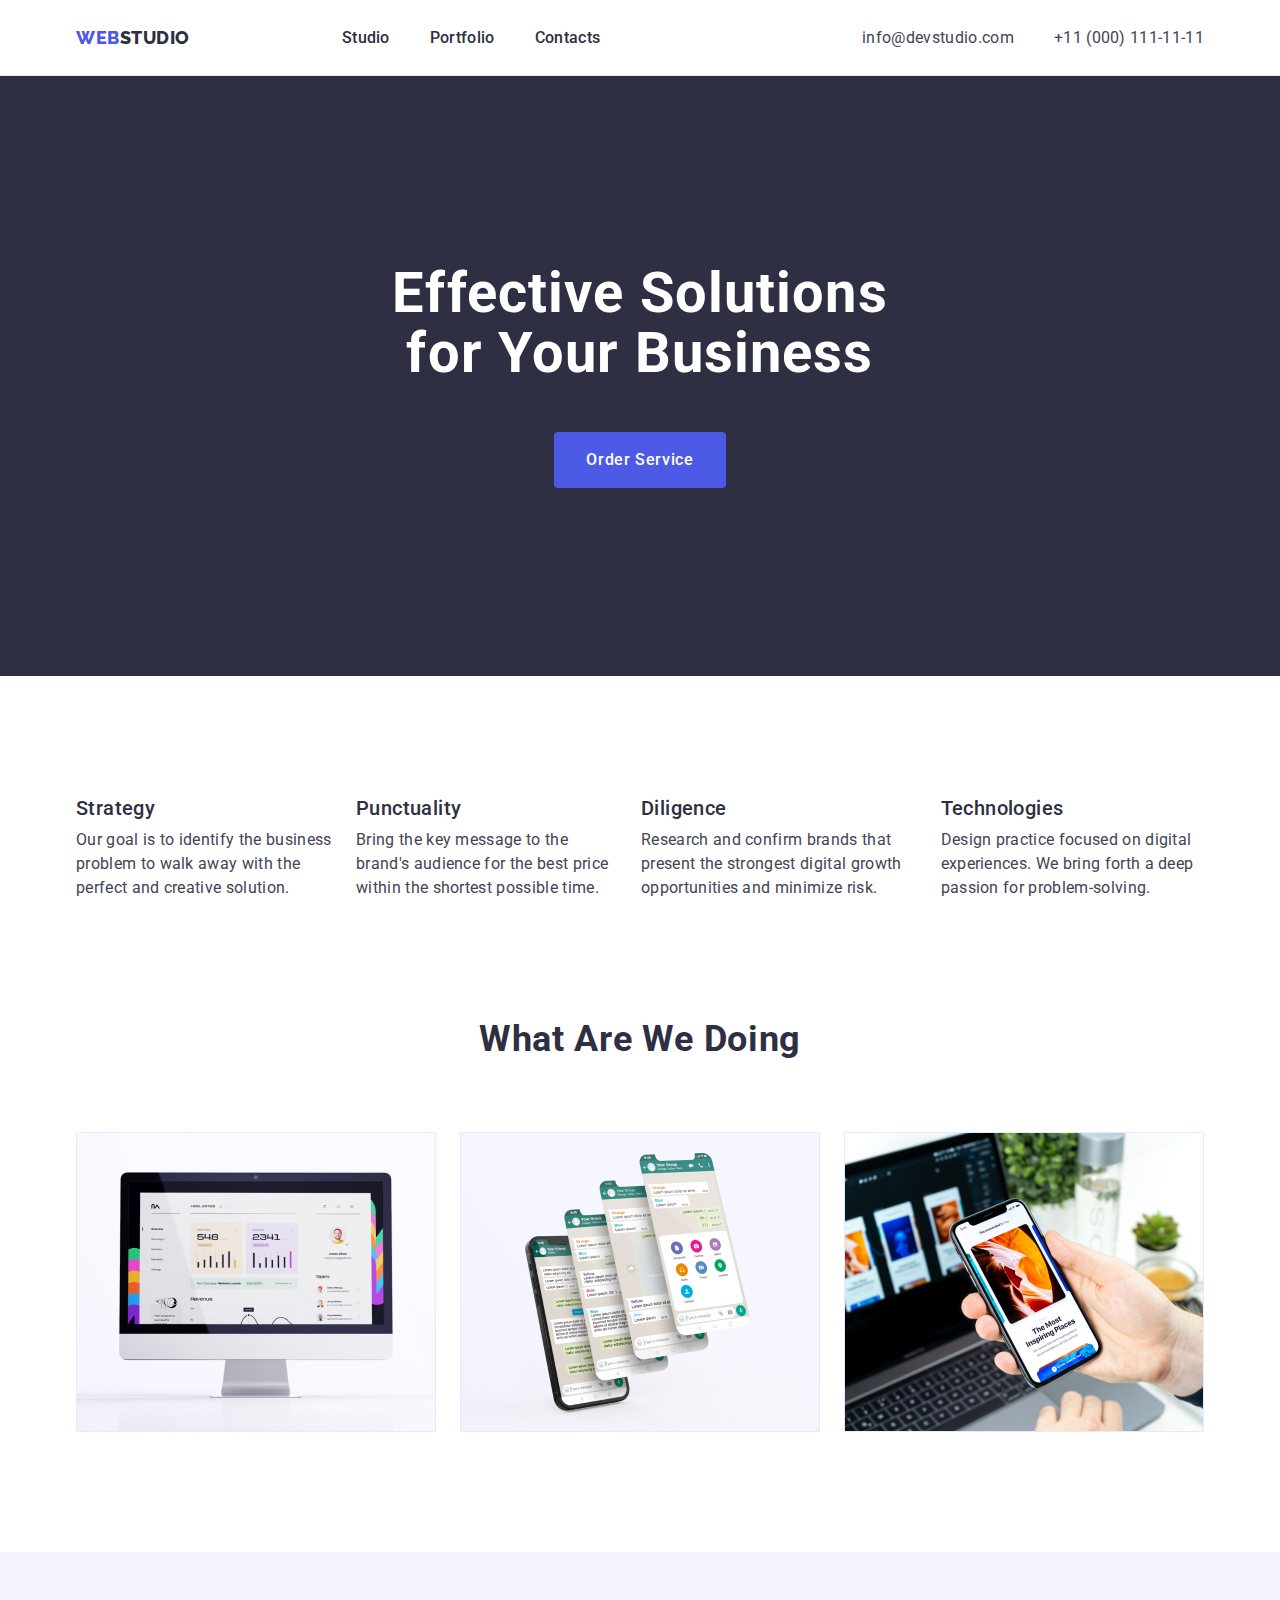
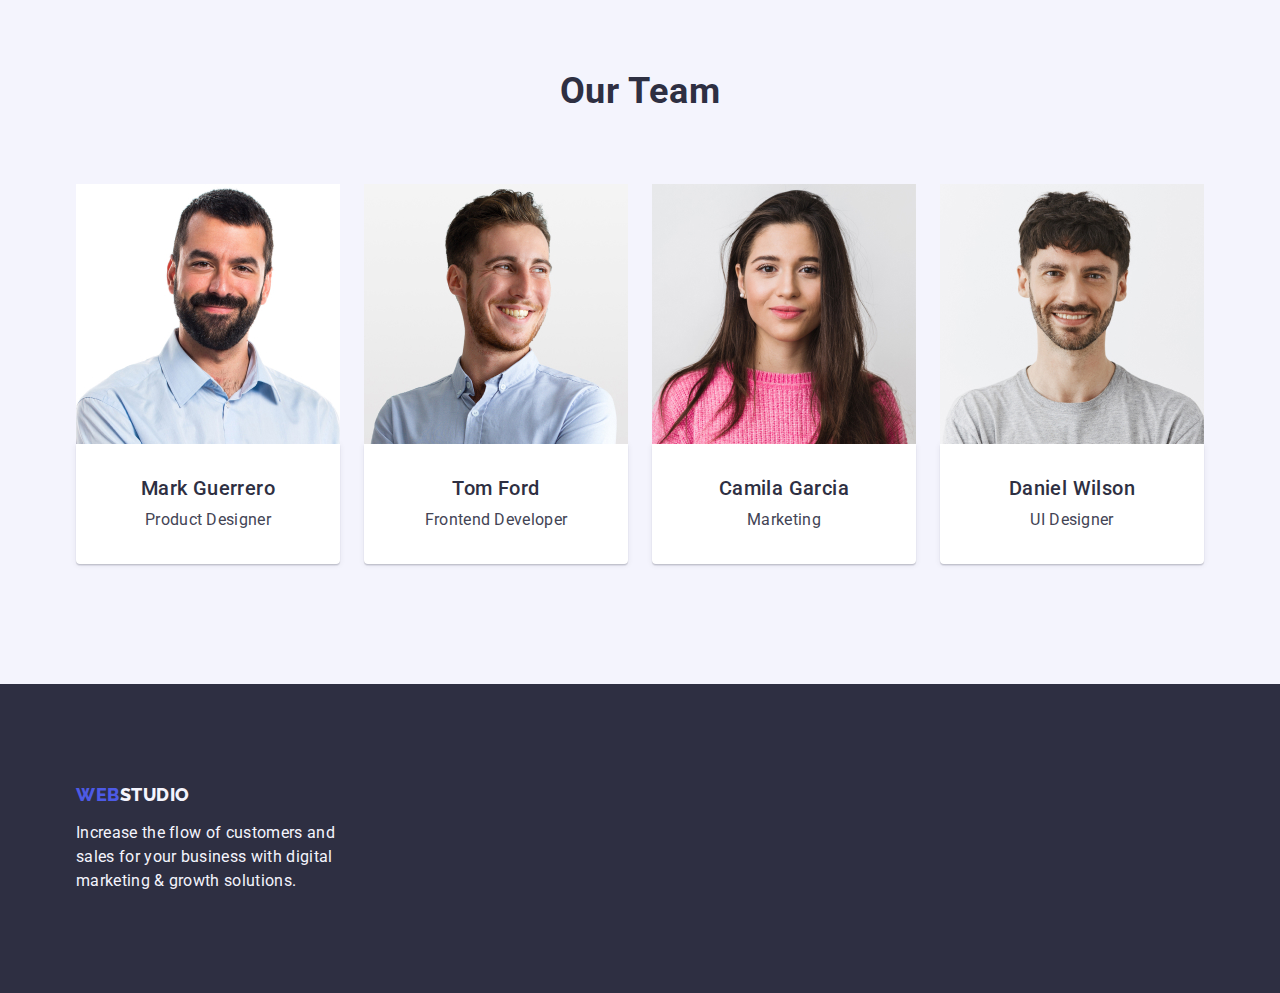
<file: index.html>
<!DOCTYPE html>
<html lang="en">
  <head>
    <meta charset="UTF-8" />
    <meta http-equiv="X-UA-Compatible" content="IE=edge" />
    <meta name="viewport" content="width=device-width, initial-scale=1.0" />
    <link rel="preconnect" href="https://fonts.gstatic.com" />
    <title>WebStudio</title>
    <link rel="preconnect" href="https://fonts.googleapis.com" />
    <link rel="preconnect" href="https://fonts.gstatic.com" crossorigin />
    <link
      href="https://fonts.googleapis.com/css2?family=Raleway:wght@800&family=Roboto:wght@400;500;700;900&display=swap"
      rel="stylesheet"
    />
    <link
      rel="stylesheet"
      href="https://cdnjs.cloudflare.com/ajax/libs/modern-normalize/1.1.0/modern-normalize.min.css"
    />
    <link rel="stylesheet" href="./css/styles.css" />
  </head>

  <body>
    <header class="page-header">
      <div class="container page-header-container">
        <nav class="page-navigation">
          <a class="logo link" href="./index.html"
            >Web<span class="accent">Studio</span></a
          >
          <ul class="menu list">
            <li class="menu-item">
              <a class="menu-link link" href="./index.html">Studio</a>
            </li>
            <li class="menu-item">
              <a class="menu-link link" href="./portfolio.html">Portfolio</a>
            </li>
            <li class="menu-item">
              <a class="menu-link link" href="">Contacts</a>
            </li>
          </ul>
        </nav>
        <address class="address-style">
          <ul class="list contacts-flex">
            <li class="address-item">
              <a class="contacts-style link" href="mailto:info@devstudio.com"
                >info@devstudio.com</a
              >
            </li>
            <li class="address-item">
              <a class="contacts-style link" href="tel:+110001111111"
                >+11 (000) 111-11-11</a
              >
            </li>
          </ul>
        </address>
      </div>
    </header>
    <main>
      <section class="back-color-hero container-hero">
        <div class="container">
          <h1 class="hero-title">
            Effective Solutions <br />
            for Your Business
          </h1>
          <button class="modal-open-btn" type="button">Order Service</button>
        </div>
      </section>

      <section class="section-benefits">
        <!-- Прихований заголовок -->
        <div class="container">
          <h2 class="titles-sections visually-hidden">our benefits</h2>
          <ul class="list list-benefits">
            <li class="ben-list">
              <h3 class="titles-sections">Strategy</h3>
              <p class="section-description">
                Our goal is to identify the business problem to walk away with
                the perfect and creative solution.
              </p>
            </li>
            <li class="ben-list">
              <h3 class="titles-sections">Punctuality</h3>
              <p class="section-description">
                Bring the key message to the brand's audience for the best price
                within the shortest possible time.
              </p>
            </li>
            <li class="ben-list">
              <h3 class="titles-sections">Diligence</h3>
              <p class="section-description">
                Research and confirm brands that present the strongest digital
                growth opportunities and minimize risk.
              </p>
            </li>
            <li class="ben-list">
              <h3 class="titles-sections">Technologies</h3>
              <p class="section-description">
                Design practice focused on digital experiences. We bring forth a
                deep passion for problem-solving.
              </p>
            </li>
          </ul>
        </div>
      </section>

      <section class="section we-doing-section">
        <div class="container">
          <h2 class="about-us">What are we doing</h2>
          <ul class="list list-what">
            <li class="doing-item">
              <img
                src="./images/photothree.jpg"
                alt="monitor"
                width="360"
                height="300"
              />
            </li>

            <li class="doing-item">
              <img
                src="./images/phohtoone.jpg"
                alt="smartphone"
                width="360"
                height="300"
              />
            </li>

            <li class="doing-item">
              <img
                src="./images/phototwo.jpg"
                alt="smartphone in hand"
                width="360"
                height="300"
              />
            </li>
          </ul>
        </div>
      </section>

      <section class="back-color-team">
        <div class="container">
          <h2 class="about-us">Our Team</h2>
          <ul class="list list-team">
            <li class="team-list">
              <img
                src="./images/mark-guerrero.jpg"
                alt="Product Designer"
                width="264"
                height="260"
              />
              <div class="team-text-content">
                <h3 class="titles-sections">Mark Guerrero</h3>
                <p class="section-description">Product Designer</p>
              </div>
            </li>
            <li class="team-list">
              <img
                src="./images/tom-ford.jpg"
                alt="Frontend Developer"
                width="264"
                height="260"
              />
              <div class="team-text-content">
                <h3 class="titles-sections">Tom Ford</h3>
                <p class="section-description">Frontend Developer</p>
              </div>
            </li>
            <li class="team-list">
              <img
                src="./images/camila-garcia.jpg"
                alt="Marketing"
                width="264"
                height="260"
              />
              <div class="team-text-content">
                <h3 class="titles-sections">Camila Garcia</h3>
                <p class="section-description">Marketing</p>
              </div>
            </li>
            <li class="team-list">
              <img
                src="./images/daniel-wilson.jpg"
                alt="UI Designer"
                width="264"
                height="260"
              />
              <div class="team-text-content">
                <h3 class="titles-sections">Daniel Wilson</h3>
                <p class="section-description">UI Designer</p>
              </div>
            </li>
          </ul>
        </div>
      </section>
    </main>
    <footer class="back-color-footer page-footer">
      <div class="container">
        <a class="logo link futer-logo" href="./index.html"
          >Web<span class="accent-footer">Studio</span>
        </a>

        <p class="footers-text">
          Increase the flow of customers and sales for your business with
          digital marketing & growth solutions.
        </p>
      </div>
    </footer>
  </body>
</html>
</file>
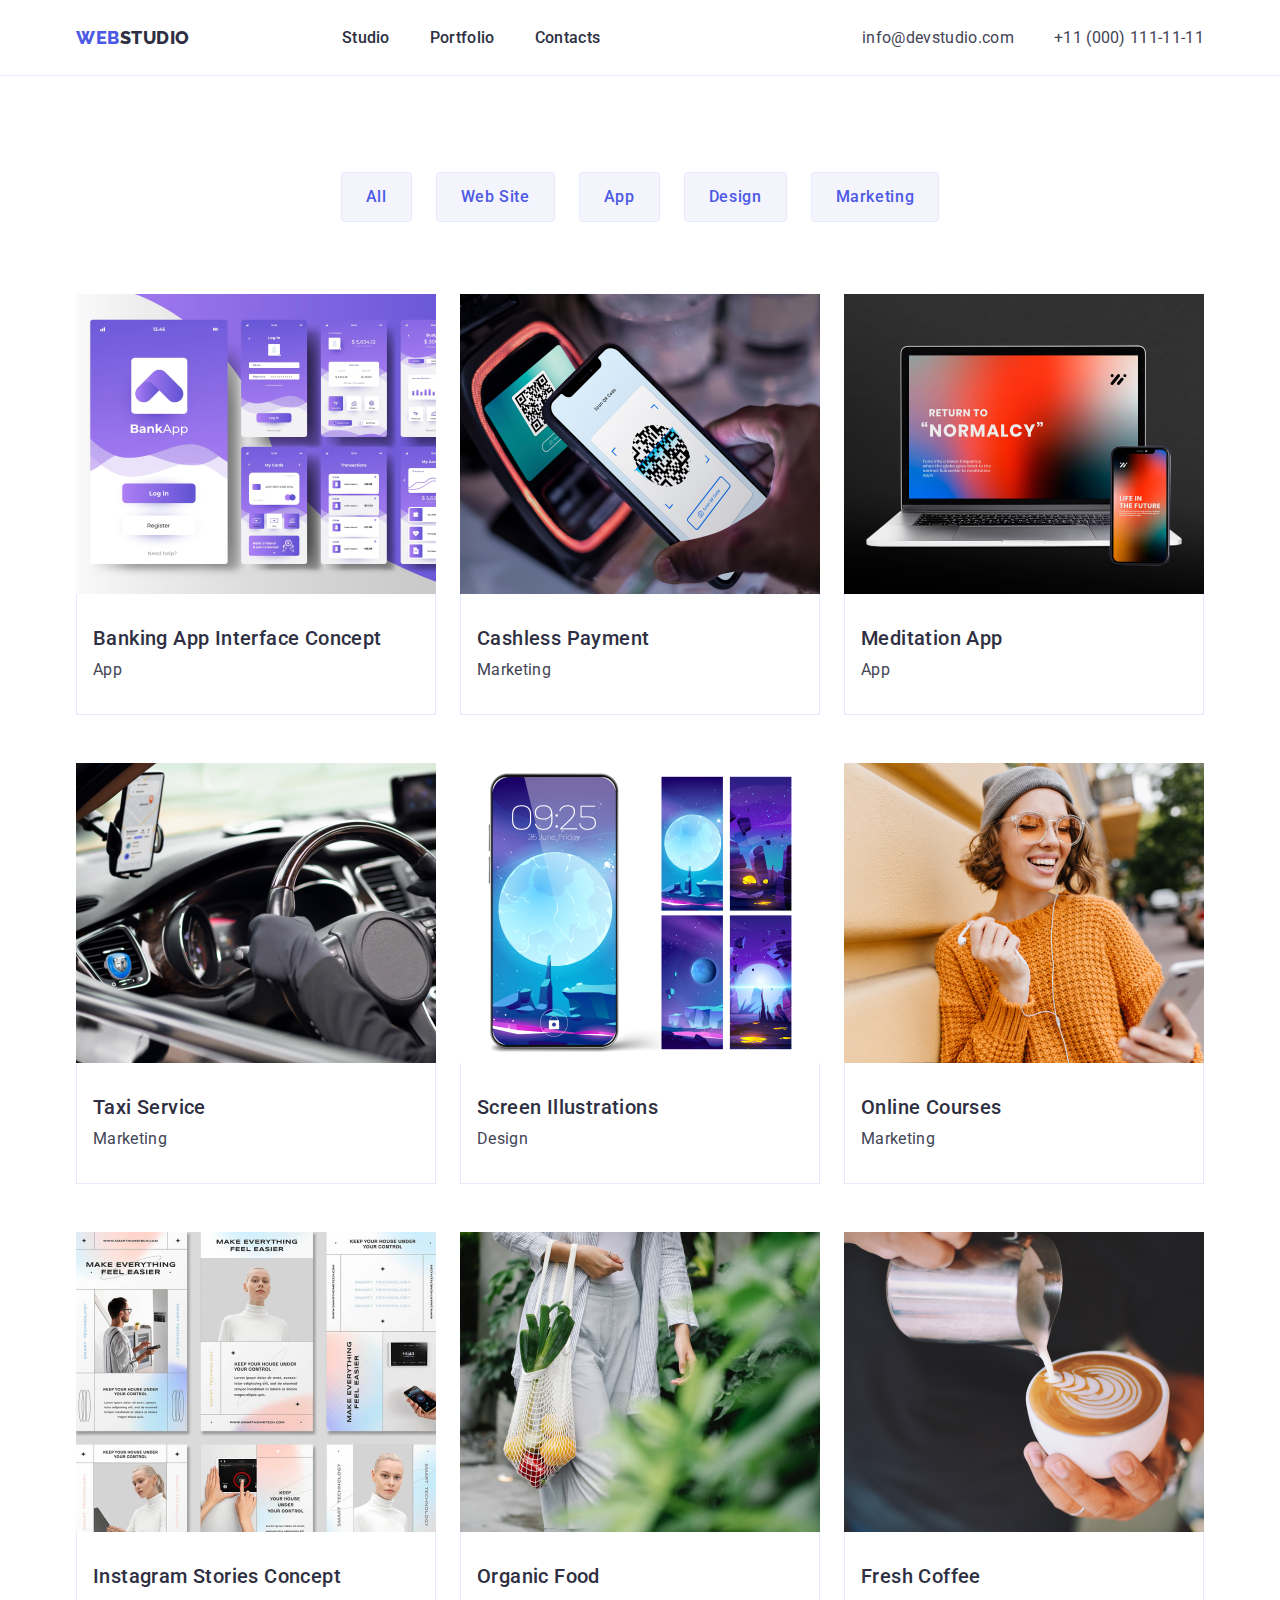
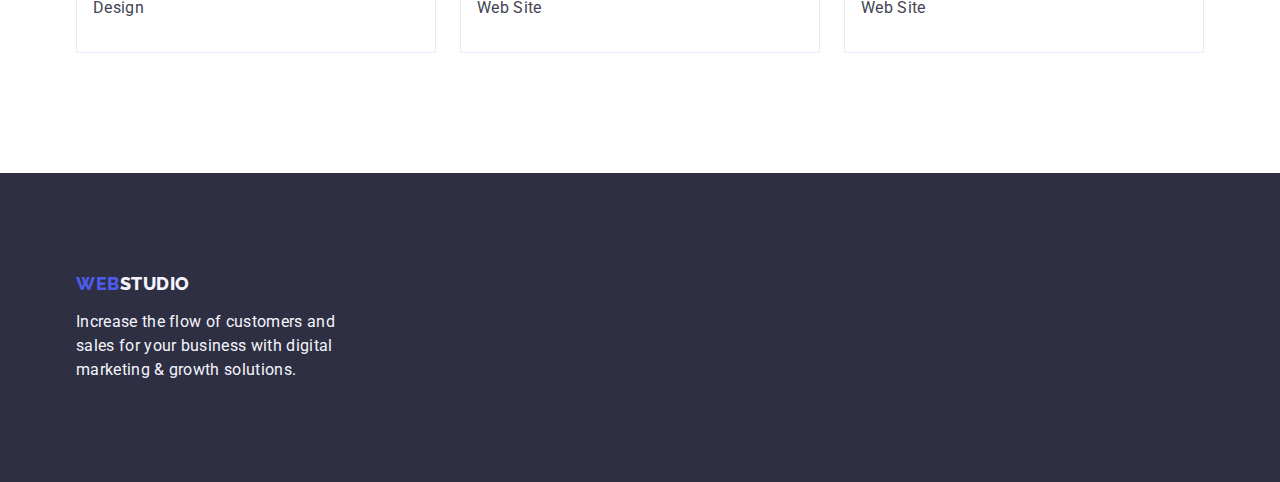
<file: portfolio.html>
<!DOCTYPE html>
<html lang="en">
  <head>
    <meta charset="UTF-8" />
    <meta http-equiv="X-UA-Compatible" content="IE=edge" />
    <meta name="viewport" content="width=device-width, initial-scale=1.0" />
    <title>Portfolio</title>
    <link rel="preconnect" href="https://fonts.googleapis.com" />
    <link rel="preconnect" href="https://fonts.gstatic.com" crossorigin />
    <link
      href="https://fonts.googleapis.com/css2?family=Raleway:wght@800&family=Roboto:wght@400;500;700;900&display=swap"
      rel="stylesheet"
    />
    <link
      rel="stylesheet"
      href="https://cdnjs.cloudflare.com/ajax/libs/modern-normalize/1.1.0/modern-normalize.min.css"
    />
    <link rel="stylesheet" href="./css/styles.css" />
  </head>
  <body>
    <header class="page-header">
      <div class="container page-header-container">
        <nav class="page-navigation">
          <a class="logo link" href="./index.html"
            >Web<span class="accent">Studio</span></a
          >
          <ul class="menu list">
            <li class="menu-item">
              <a class="menu-link link" href="./index.html">Studio</a>
            </li>
            <li class="menu-item">
              <a class="menu-link link" href="./portfolio.html">Portfolio</a>
            </li>
            <li class="menu-item">
              <a class="menu-link link" href="">Contacts</a>
            </li>
          </ul>
        </nav>
        <address class="address-style">
          <ul class="list contacts-flex">
            <li class="address-item">
              <a class="contacts-style link" href="mailto:info@devstudio.com"
                >info@devstudio.com</a
              >
            </li>
            <li class="address-item">
              <a class="contacts-style link" href="tel:+110001111111"
                >+11 (000) 111-11-11</a
              >
            </li>
          </ul>
        </address>
      </div>
    </header>
    <main>
      <section class="section-portfolio">
        <!-- Прихований заголовок -->
        <div class="container">
          <h1 class="visually-hidden">project examples</h1>
          <ul class="list button-list">
            <li><button class="filter-item" type="button">All</button></li>
            <li><button class="filter-item" type="button">Web Site</button></li>
            <li><button class="filter-item" type="button">App</button></li>
            <li><button class="filter-item" type="button">Design</button></li>
            <li>
              <button class="filter-item" type="button">Marketing</button>
            </li>
          </ul>
          <ul class="list projects-list">
            <li class="projects-items">
              <a class="link" href="./portfolio.html"
                ><img
                  src="./images/banking.jpg"
                  alt="banking interface"
                  width="360"
                  height="300"
                />
                <div class="applications-item">
                  <h2 class="titles-sections">Banking App Interface Concept</h2>
                  <p class="section-description">App</p>
                </div>
              </a>
            </li>
            <li class="projects-items">
              <a class="link" href="./portfolio.html"
                ><img
                  src="./images/cashless.jpg"
                  alt="smartphone"
                  width="360"
                  height="300"
                />
                <div class="applications-item">
                  <h2 class="titles-sections">Cashless Payment</h2>
                  <p class="section-description">Marketing</p>
                </div></a
              >
            </li>
            <li class="projects-items">
              <a class="link" href="./portfolio.html"
                ><img
                  src="./images/meditation.jpg"
                  alt="laptop"
                  width="360"
                  height="300"
                />
                <div class="applications-item">
                  <h2 class="titles-sections">Meditation App</h2>
                  <p class="section-description">App</p>
                </div>
              </a>
            </li>
            <li class="projects-items">
              <a class="link" href="./portfolio.html"
                ><img
                  src="./images/taxi.jpg"
                  alt="steering wheel"
                  width="360"
                  height="300"
                />
                <div class="applications-item">
                  <h2 class="titles-sections">Taxi Service</h2>
                  <p class="section-description">Marketing</p>
                </div>
              </a>
            </li>
            <li class="projects-items">
              <a class="link" href="./portfolio.html"
                ><img
                  src="./images/screen.jpg"
                  alt="smartphone screen"
                  width="360"
                  height="300"
                />
                <div class="applications-item">
                  <h2 class="titles-sections">Screen Illustrations</h2>
                  <p class="section-description">Design</p>
                </div>
              </a>
            </li>
            <li class="projects-items">
              <a class="link" href="./portfolio.html"
                ><img
                  src="./images/online-courses.jpg"
                  alt="smiling girl"
                  width="360"
                  height="300"
                />
                <div class="applications-item">
                  <h2 class="titles-sections">Online Courses</h2>
                  <p class="section-description">Marketing</p>
                </div>
              </a>
            </li>
            <li class="projects-items">
              <a class="link" href="./portfolio.html"
                ><img
                  src="./images/insta.jpg"
                  alt="advertising example"
                  width="360"
                  height="300"
                />
                <div class="applications-item">
                  <h2 class="titles-sections">Instagram Stories Concept</h2>
                  <p class="section-description">Design</p>
                </div>
              </a>
            </li>
            <li class="projects-items">
              <a class="link" href="./portfolio.html"
                ><img
                  src="./images/organic-food.jpg"
                  alt="fruit bag"
                  width="360"
                  height="300"
                />
                <div class="applications-item">
                  <h2 class="titles-sections">Organic Food</h2>
                  <p class="section-description">Web Site</p>
                </div>
              </a>
            </li>
            <li class="projects-items">
              <a class="link" href="./portfolio.html"
                ><img
                  src="./images/coffee.jpg"
                  alt="a cup of coffee"
                  width="360"
                  height="300"
                />
                <div class="applications-item">
                  <h2 class="titles-sections">Fresh Coffee</h2>
                  <p class="section-description">Web Site</p>
                </div>
              </a>
            </li>
          </ul>
        </div>
      </section>
    </main>
    <footer class="back-color-footer page-footer">
      <div class="container">
        <a class="logo link futer-logo" href="./index.html"
          >Web<span class="accent-footer">Studio</span>
        </a>

        <p class="footers-text">
          Increase the flow of customers and sales for your business with
          digital marketing & growth solutions.
        </p>
      </div>
    </footer>
  </body>
</html>
</file>
<file: css/styles.css>
:root {
  --main-font-family: 'Roboto', sans-serif;
  --secondary-font-family: 'Raleway', sans-serif;
  --logo-color: #4d5ae5;
  --portfolio-text-color: #434455;
  --color-studio: #2e2f42;
  --page-background: #ffffff;
  --buttom-hover-color: #e7e9fc;
}

.list {
  list-style: none;
}

.link {
  text-decoration: none;
}
button {
  cursor: pointer;
}
h1,
h2,
h3,
h4,
p {
  margin-top: 0;
  margin-bottom: 0;
}
ul,
ol {
  margin-top: 0;
  margin-bottom: 0;
  padding-left: 0;
}
img {
  display: block;
  max-width: 100%;
  height: auto;
}

.page-header {
  display: flex;
  align-items: center;
  padding-top: 25.5px;
  padding-bottom: 25.5px;
  border-bottom: 1px solid #e7e9fc;
}
.page-navigation {
  display: flex;
  align-items: center;
  column-gap: 76px;
}

.menu {
  display: flex;
  align-items: center;
}

.menu-item:not(:last-child) {
  margin-right: 40px;
}

.address-item:not(:last-child) {
  margin-right: 40px;
}

body {
  font-family: 'Roboto', sans-serif;
  color: var(--portfolio-text-color);
  background-color: var(--page-background);
}

.container {
  width: 1158px;
  margin-left: auto;
  margin-right: auto;
  padding-left: 15px;
  padding-right: 15px;
}

.page-header-container {
  display: flex;
  align-items: center;
}

.container-hero {
  display: flex;
  align-items: center;
  padding-top: 188px;
  padding-bottom: 188px;
}

.contacts-flex {
  display: flex;
  align-items: center;
}

.menu-link {
  font-weight: 500;
  font-size: 16px;
  line-height: 1.5;
  letter-spacing: 0.02em;
  color: #2e2f42;
  padding-top: 24px;
  padding-bottom: 24px;
}

.menu-link:hover,
.menu-link:focus {
  color: #404bbf;
}

.back-color-footer {
  background: #2e2f42;
}

.filter-item {
  font-weight: 500;
  font-size: 16px;
  line-height: 1.5;
  color: #4d5ae5;
  background: #f4f4fd;
  letter-spacing: 0.04em;
  padding: 12px 24px;
  border: 1px solid var(--buttom-hover-color);
  border-radius: 4px;
}

.filter-item:hover,
.filter-item:focus {
  background: #404bbf;
  color: #ffffff;
  border: 1px solid transparent;
}

.contacts-style {
  font-weight: 400;
  font-style: normal;
  font-size: 16px;
  line-height: 1.5;
  letter-spacing: 0.02em;
  color: #434455;
  display: block;
}

.contacts-style:hover,
.contacts-style:focus {
  color: #404bbf;
}

.logo {
  font-family: var(--secondary-font-family);
  font-weight: 800;
  font-size: 18px;
  line-height: 1.17;
  letter-spacing: 0.03em;
  text-transform: uppercase;
  color: var(--logo-color);
  margin-right: 76px;
}
.accent-footer {
  color: #f4f4fd;
}

.accent {
  color: var(--color-studio);
}

.back-color-hero {
  background: #2e2f42;
}

.hero-title {
  font-family: var(--main-font-family);
  font-weight: 700;
  font-size: 56px;
  line-height: 1.07;
  letter-spacing: 0.02em;
  text-align: center;
  color: #ffffff;
  max-width: 496px;
  margin-left: auto;
  margin-right: auto;
}
.visually-hidden {
  position: absolute;
  width: 1px;
  height: 1px;
  margin: -1px;
  border: 0;
  padding: 0;
  white-space: nowrap;
  clip-path: inset(100%);
  clip: rect(0 0 0 0);
  overflow: hidden;
  overflow: hidden;
}

.modal-open-btn {
  font-family: var(--main-font-family);
  font-weight: 500;
  font-size: 16px;
  line-height: 1.5;
  letter-spacing: 0.04em;
  color: #ffffff;
  background: #4d5ae5;
  border-radius: 4px;
  padding: 16px 32px 16px 32px;
  display: block;
  margin: auto;
  margin-top: 48px;
  min-width: 169px;
  height: 56px;
  border: none;
}

.modal-open-btn:hover,
.modal-open-btn:focus {
  background: #404bbf;
}

.section {
  padding-top: 120px;
  padding-bottom: 120px;
}

.we-doing-section {
  padding-top: 0;
}

.section-benefits {
  padding-top: 120px;
  padding-bottom: 120px;
}

.titles-sections {
  font-family: var(--main-font-family);
  font-weight: 500;
  font-size: 20px;
  line-height: 1.2;
  letter-spacing: 0.02em;
  color: #2e2f42;
  margin-bottom: 8px;
}

.section-description {
  font-family: var(--main-font-family);
  font-weight: 400;
  font-size: 16px;
  line-height: 1.5;
  letter-spacing: 0.02em;
  color: #434455;
}

.about-us {
  font-family: var(--main-font-family);
  font-weight: 700;
  font-size: 36px;
  line-height: 1.11;
  color: #2e2f42;
  text-align: center;
  letter-spacing: 0.02em;
  text-transform: capitalize;
  margin-bottom: 72px;
}

.list-benefits {
  display: flex;
  gap: 24px;
}

.list-what {
  display: flex;
  gap: 24px;
}

.list-team {
  display: flex;
  gap: 24px;
}

.doing-item {
  flex-basis: calc((100%-48px) / 3);
}

.ben-list {
  flex-basis: calc((100%-72px) / 4);
}

.back-color-team {
  background: #f4f4fd;
  padding-bottom: 120px;
  padding-top: 120px;
}

.footers-text {
  font-family: var(--main-font-family);
  font-weight: 400;
  font-size: 16px;
  line-height: 1.5;
  letter-spacing: 0.02em;
  color: #f4f4fd;
  width: 264px;
}

.address-style {
  font-style: normal;
  display: flex;
  margin-left: auto;
}

.team-list {
  background-color: #ffffff;
  flex-basis: calc((100%-72px) / 4);
  border-radius: 0px 0px 4px 4px;
}

.titles-sections {
  font-weight: 500;
  font-size: 20px;
  line-height: 1.2;
  letter-spacing: 0.02em;
  color: var(--color-studio);
}

.team-text-content {
  padding-top: 32px;
  padding-bottom: 32px;
  padding-left: 16px;
  padding-right: 16px;
  text-align: center;
  box-shadow: 0px 1px 6px rgba(46, 47, 66, 0.08),
    0px 1px 1px rgba(46, 47, 66, 0.16), 0px 2px 1px rgba(46, 47, 66, 0.08);
  border-radius: 0px 0px 4px 4px;
}

.page-footer {
  display: flex;
  align-items: center;
  padding-top: 100px;
  padding-bottom: 100px;
}

.futer-logo {
  display: inline-block;
  margin-bottom: 16px;
}

.section-portfolio {
  padding-top: 96px;
  padding-bottom: 120px;
}

.button-list {
  display: flex;
  justify-content: center;
  gap: 24px;
  margin-bottom: 72px;
}

.projects-list {
  display: flex;
  flex-wrap: wrap;
  column-gap: 24px;
  row-gap: 48px;
}

/* .projects-items { */
/* width: calc((100%-48px) / 3);} */

.applications-item {
  padding: 32px 16px;
  border: 1px solid #e7e9fc;
  border-top: none;
}

.project-list > .projects-items {
  flex-basis: calc((100%-48) / 3);
}
</file>
